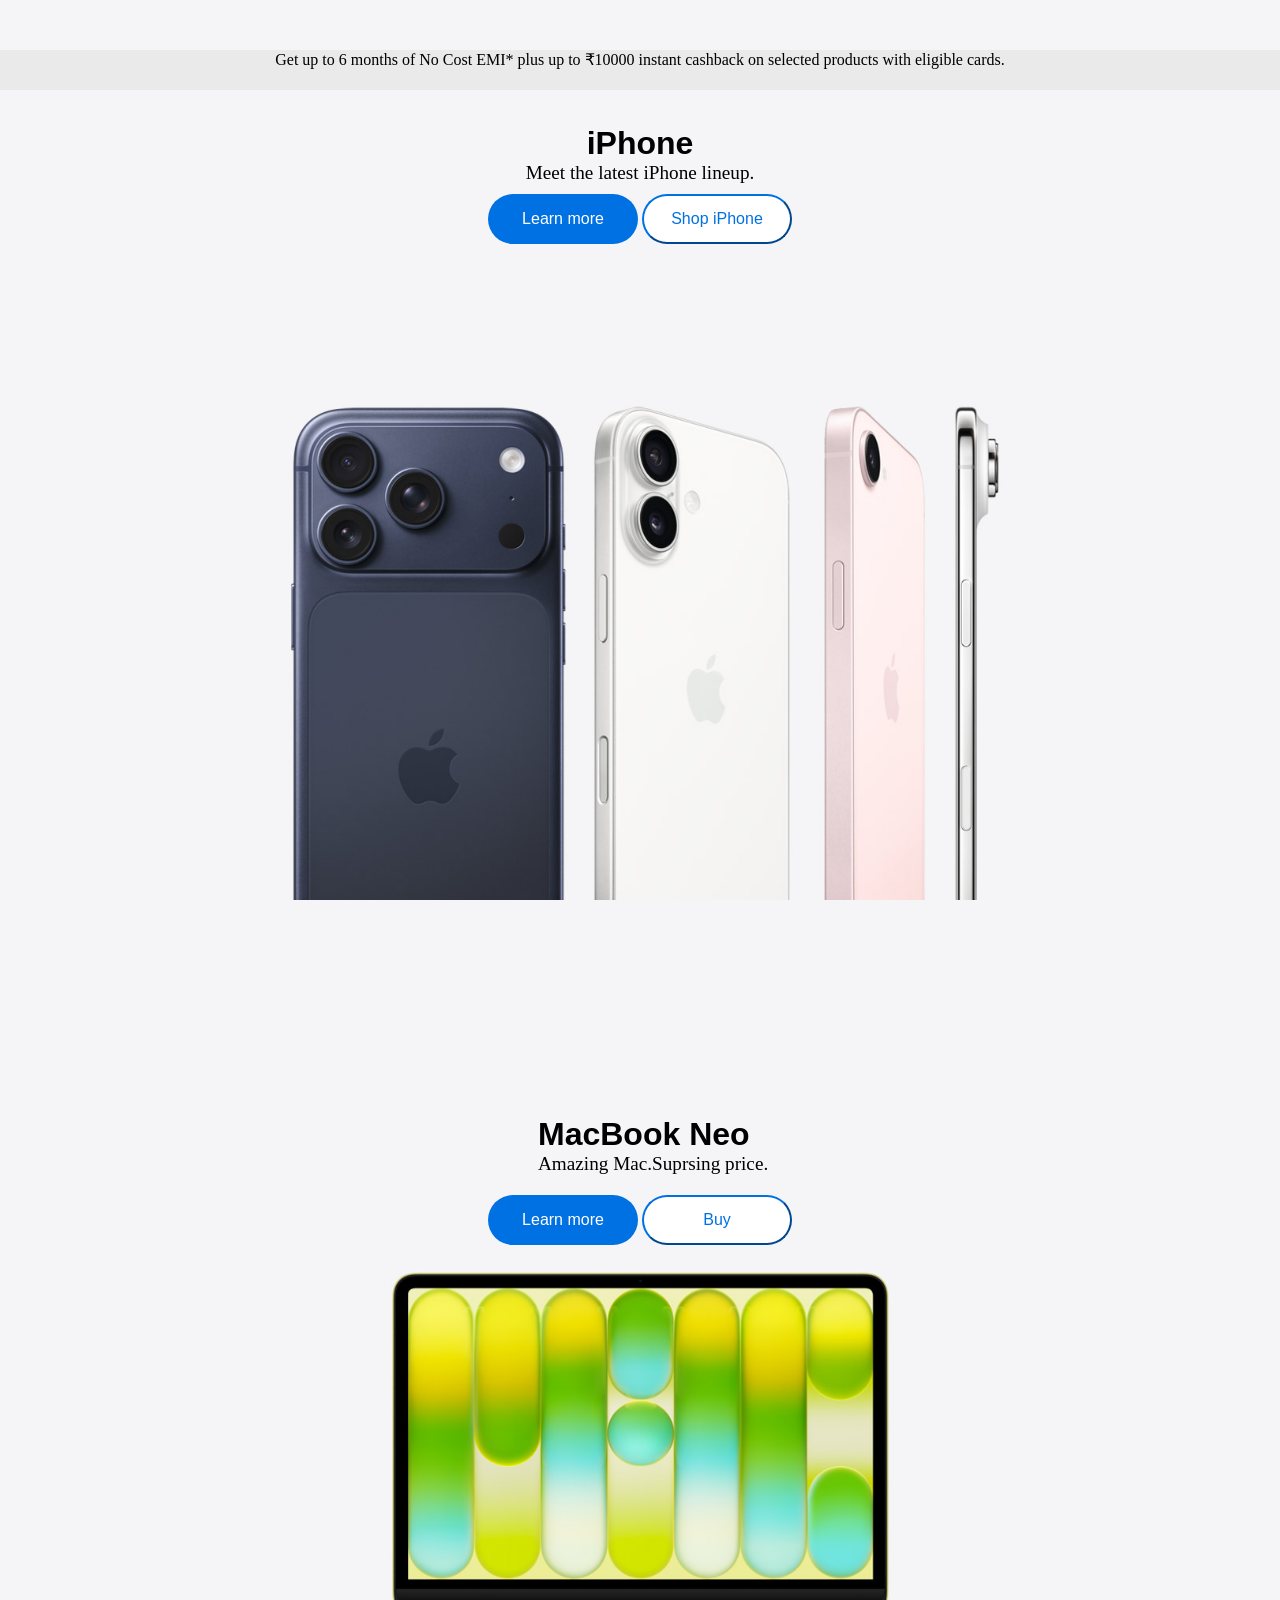
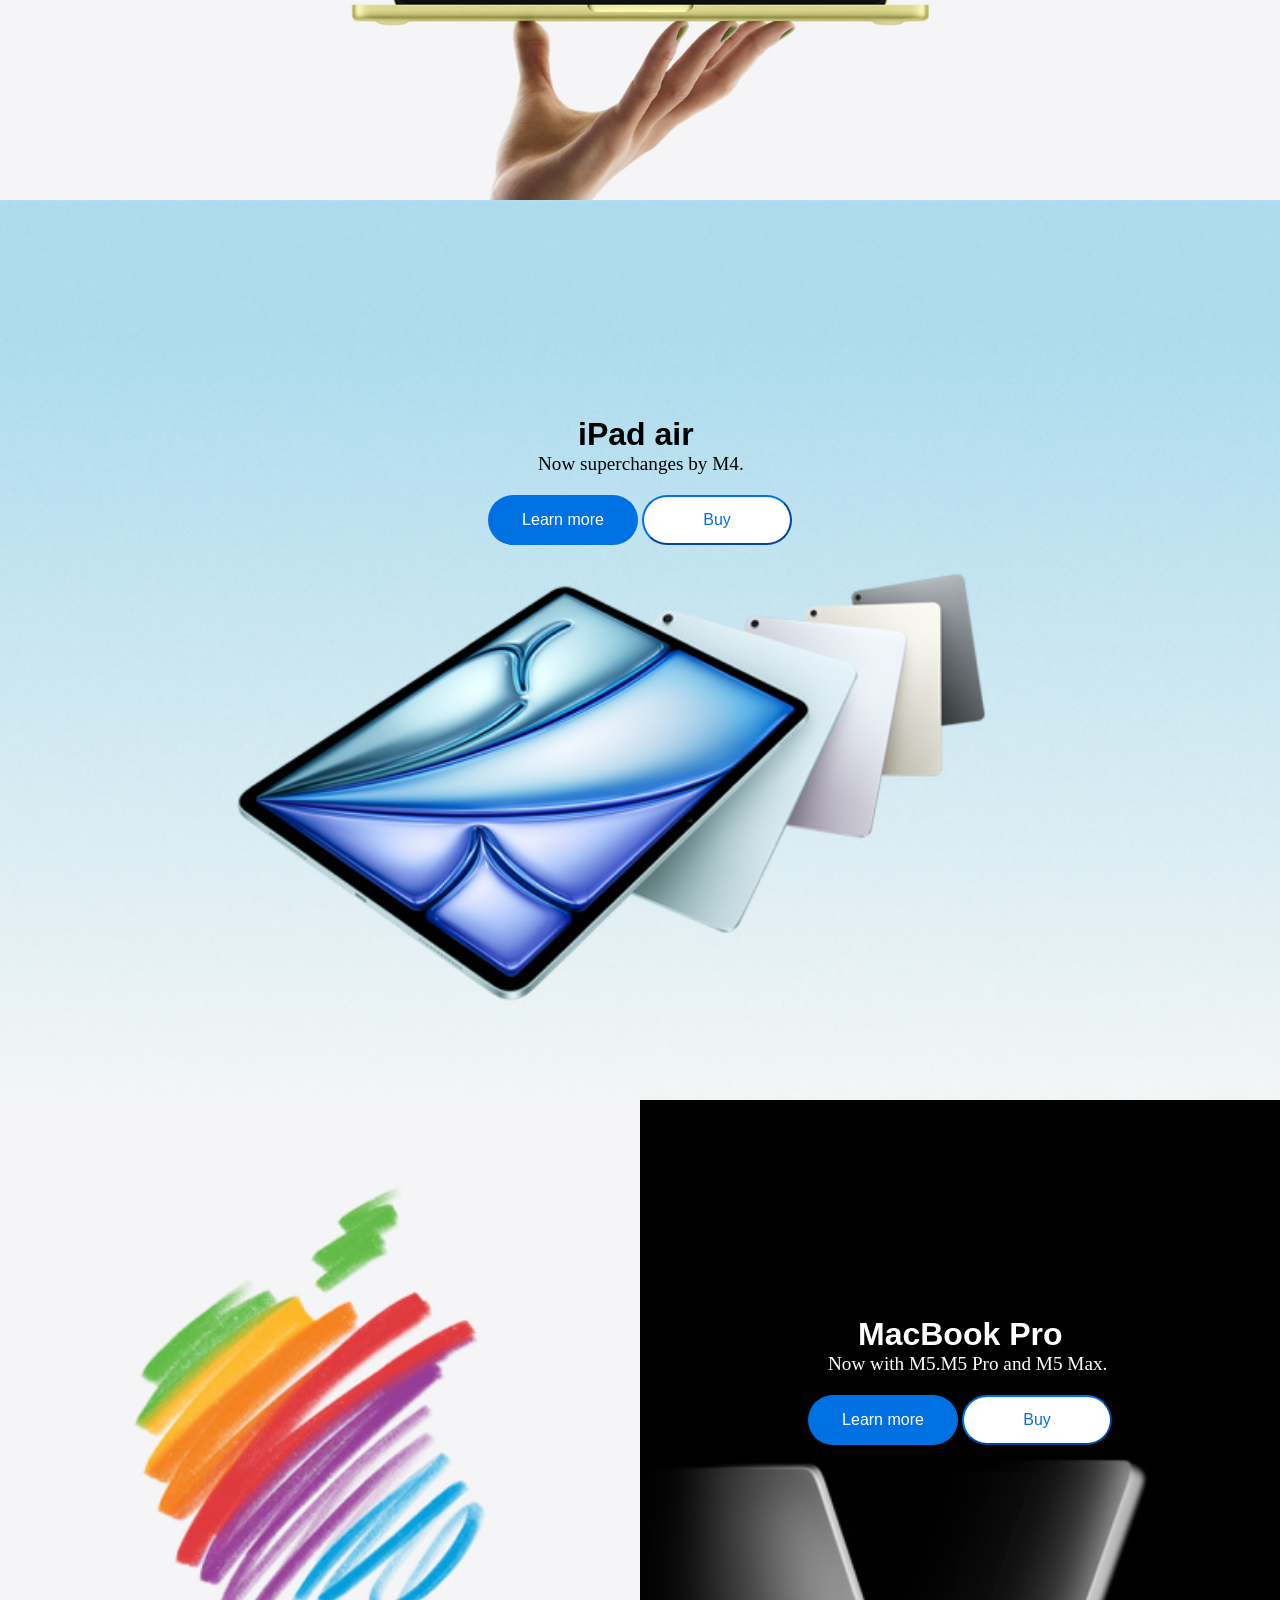
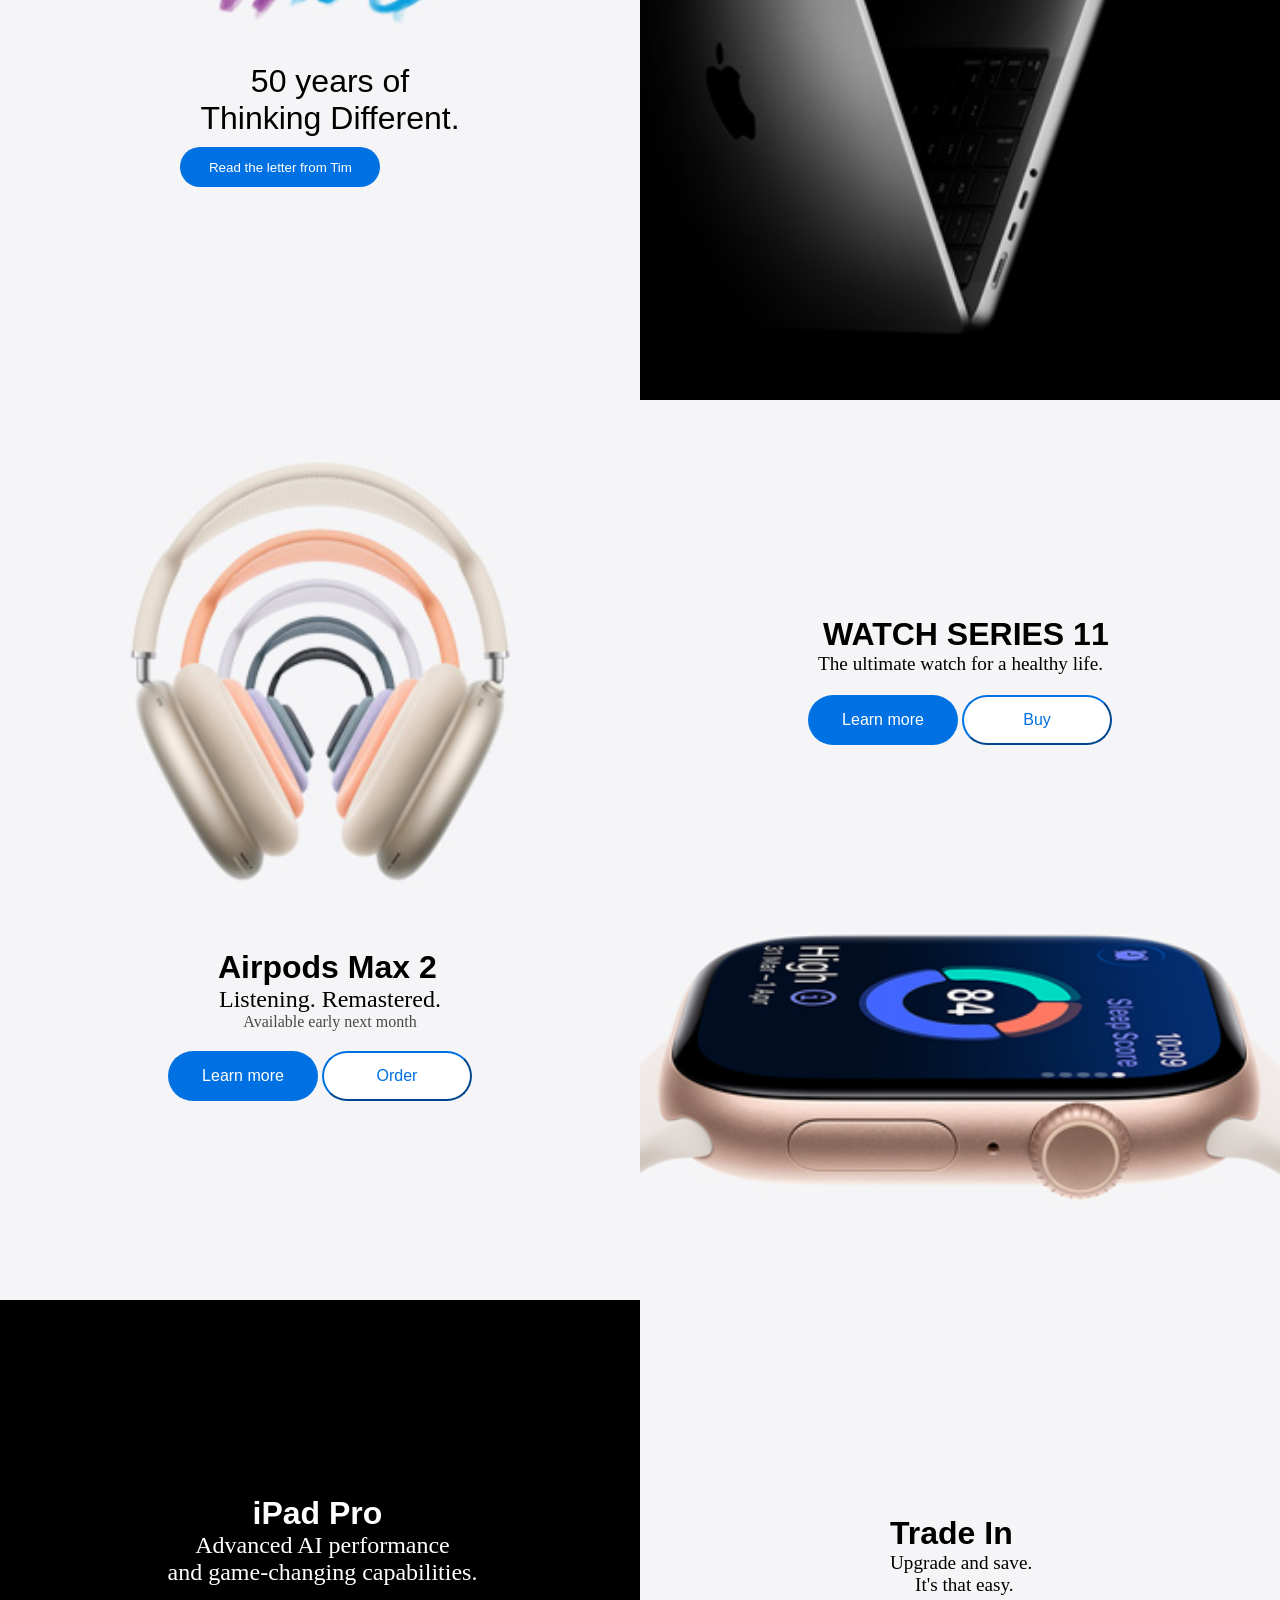
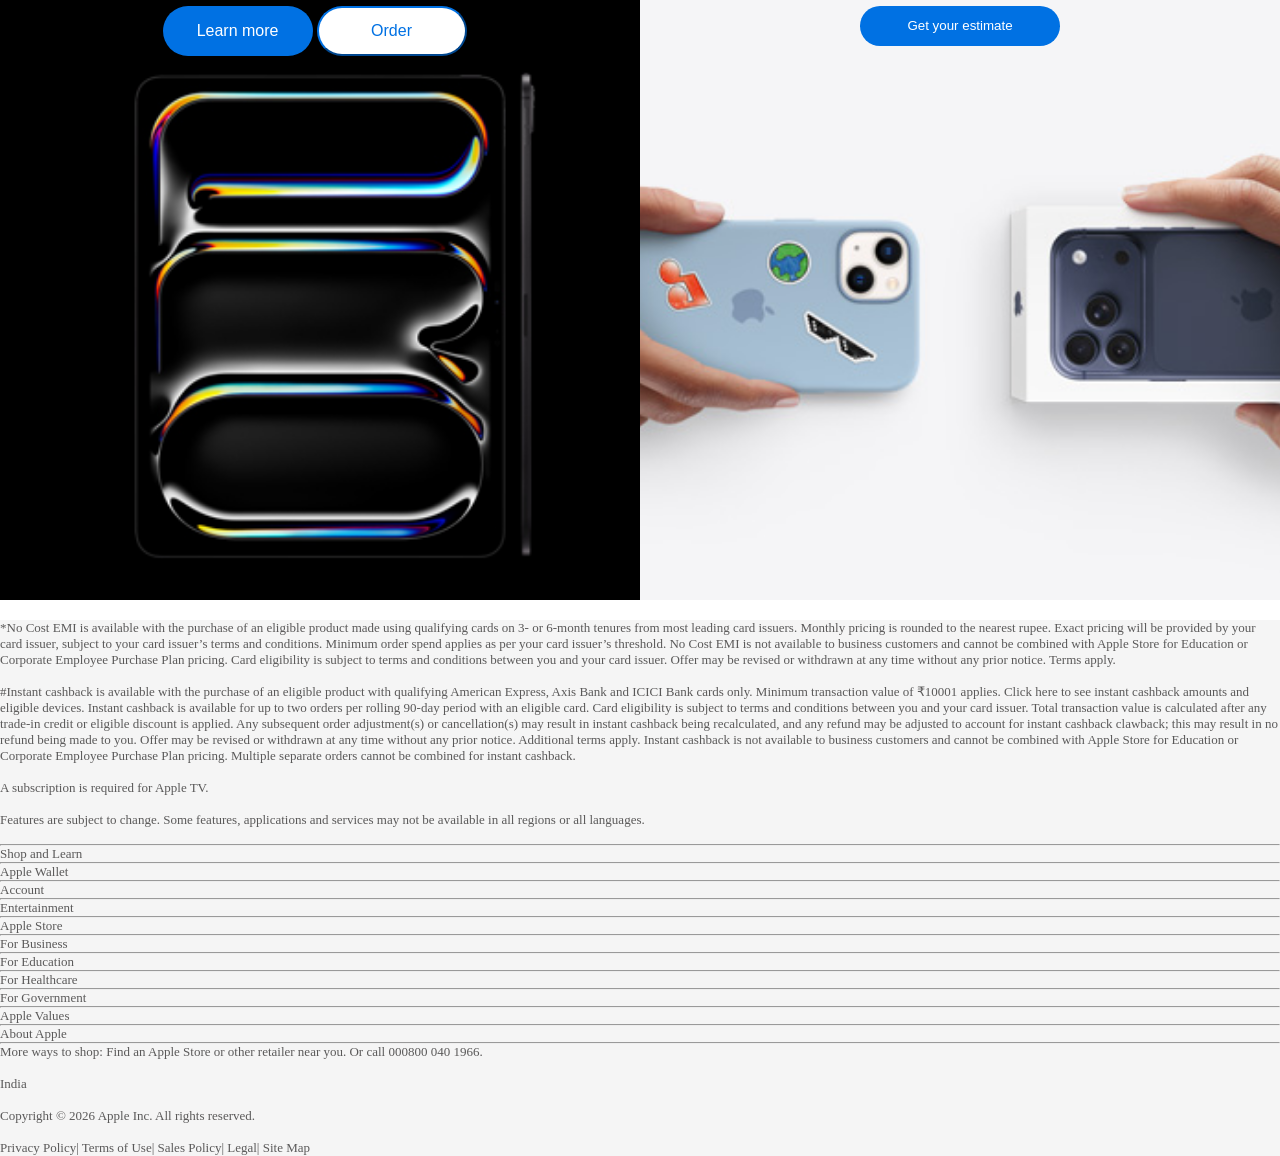
<file: index.html>
<!DOCTYPE html>
<html lang="en">
<head>
    <meta charset="UTF-8">
    <meta name="viewport" content="width=device-width, initial-scale=1.0">
    <title>apple</title>
    <link rel="stylesheet" href="style.css">
   <link href="https://fonts.cdnfonts.com/css/hero-new" rel="stylesheet">
   <link href="https://fonts.cdnfonts.com/css/whitelist" rel="stylesheet">
                
</head>
<body>
    
    <div class="hero">
        <div class="navbar">
            <p>Get up to 6 months of No Cost EMI* plus up to ₹10000 instant cashback on selected products with eligible cards. </p>
        </div>
            <div class="iphone">
            <b><p class="herotext">iPhone</p></b>
            <p class="mediumtext">Meet the latest iPhone lineup.</p>
            <button id="learn">Learn more</button>
            <button id="shop">Shop iPhone</button>
            </div>
    </div>

    <div class="mac">
        <div class="macbook">
            <b><p class="herotext2">MacBook Neo</p></b>
            <p class="mediumtext2">Amazing Mac.Suprsing price.</p>
            <button id="learn">Learn more</button>
            <button id="buy">Buy</button>
        </div>
    </div>

    <div class="iPad">
        <div class="ipad">
            <b><p class="herotext3">iPad air</p></b>
            <p class="mediumtext3">Now superchanges by M4.</p>
            <button id="learn">Learn more</button>
            <button id="buy">Buy</button>
        </div>
    </div>

    <div class="logo-section">
        <div class="Logo">
            <div class="logo">
                <p class="mediumtext4">50 years of</p>
                <p class="mediumtext4">Thinking Different.</p>
                <button id="read">Read the letter from Tim</button>
            </div>
        </div>

        <div class="promac">
            <div class="macpro">
                <b><p class="herotext5">MacBook Pro</p></b>
                <p class="mediumtext5">Now with M5.M5 Pro and M5 Max.</p>
                <button id="learn">Learn more</button>
                <button id="buy">Buy</button>
            </div>
        </div>
    </div>


    <div class="product-section">
        <div class="Airpod">
            <div class="airpod">
                <b><p class="herotext6">Airpods Max 2</p></b>
                <p class="mediumtext6">Listening. Remastered.</p>
                <p class="smalltext">Available early next month</p>
                <button id="learn">Learn more</button>
                <button id="buy"> Order</button>
            </div>
        </div>

        <div class="Watch">
            <div class="watch">
                <b><p class="herotext7">WATCH SERIES 11</p></b>
                <p class="mediumtext7">The ultimate watch for a healthy life.</p>
                <button id="learn">Learn more</button>
                <button id="buy">Buy</button>
            </div>
        </div>
    </div>


    <div class="last-section">
        <div class="IPadpro">
            <div class="ipadpro">
                <b><p class="herotext8">iPad Pro</p></b>
                <p class="mediumtext8">Advanced AI performance</p>
                <p class="mediumtext8">and game-changing capabilities.</p>
                <button id="learn">Learn more</button>
                <button id="buy"> Order</button>
            </div>
        </div>

        <div class="Trade">
            <div class="trade">
                <b><p class="herotext9">Trade In</p></b>
                <p class="mediumtext9">Upgrade and save.</p>
                <p class="mediumtext-9">It's that easy.</p>
                <button id="read">Get your estimate</button>
            </div>
        </div>
    </div>

    <div class="end-section">
        <p>*No Cost EMI is available with the purchase of an eligible product made using qualifying cards on 3- or 6-month tenures from most leading card issuers. Monthly pricing is rounded to the nearest rupee. Exact pricing will be provided by your card issuer, subject to your card issuer’s terms and conditions. Minimum order spend applies as per your card issuer’s threshold. No Cost EMI is not available to business customers and cannot be combined with Apple Store for Education or Corporate Employee Purchase Plan pricing. Card eligibility is subject to terms and conditions between you and your card issuer. Offer may be revised or withdrawn at any time without any prior notice. Terms apply.</p>
        <br>
        <P>#Instant cashback is available with the purchase of an eligible product with qualifying American Express, Axis Bank and ICICI Bank cards only. Minimum transaction value of ₹10001 applies. Click here to see instant cashback amounts and eligible devices. Instant cashback is available for up to two orders per rolling 90-day period with an eligible card. Card eligibility is subject to terms and conditions between you and your card issuer. Total transaction value is calculated after any trade-in credit or eligible discount is applied. Any subsequent order adjustment(s) or cancellation(s) may result in instant cashback being recalculated, and any refund may be adjusted to account for instant cashback clawback; this may result in no refund being made to you. Offer may be revised or withdrawn at any time without any prior notice. Additional terms apply. Instant cashback is not available to business customers and cannot be combined with Apple Store for Education or Corporate Employee Purchase Plan pricing. Multiple separate orders cannot be combined for instant cashback.</P>
        <br>
        <p>A subscription is required for Apple TV.
        </p>
        <br>
        <p>Features are subject to change. Some features, applications and services may not be available in all regions or all languages.</p>
        <br>
        <hr>
        <p>Shop and Learn</p>
        <hr>
        <p>Apple Wallet</p>
        <hr>
        <p>Account</p>
        <hr>
        <p>Entertainment</p>
        <hr>
        <p>Apple Store</p>
        <hr>
        <p>For Business</p>
        <hr>
        <p>For Education</p>
        <hr>
        <p>For Healthcare</p>
        <hr>
        <p>For Government</p>
        <hr>
        <p>Apple Values</p>
        <hr>
        <p>About Apple</p>
        <hr>
        <p>More ways to shop: Find an Apple Store or other retailer near you. Or call 000800 040 1966.</p>
        <br>
        <p>India</p>
        <br>
        <p>Copyright © 2026 Apple Inc. All rights reserved.</p>
        <br>
        <p>Privacy Policy| Terms of Use| Sales Policy|   Legal| Site Map</p>
    </div>
  </body>
</html>
</file>
<file: style.css>
body{
    overflow-x: hidden;
}


*{
    margin: 0;
    padding: 0;
}

.hero{
    height: 100vh;
    background-image: url(iphone.jpg);
    background-size: cover;
    background-position: center;
    display: flex;
    justify-content: center;
    align-items: center;
}

.navbar{
    height: 40px;
    width: 100vw;
    background-color: rgb(234, 234, 234);
    text-align: center;
    position: absolute;
    top: 50px;
}

.iphone{
    height: 40px;
    width: 100vw;
    text-align: center;
    position: absolute;
    top: 75px;
}

.herotext{
    font-family:'Hero New', sans-serif;
    font-weight: 500px;
    font-size: xx-large;
    margin-top: 50px;
}

.mediumtext{
    font-size: larger;
}

#learn{
    height: 50px;
    width: 150px;
    border-radius: 30px;
    border: none;
    background-color: #0071e3;
    color:white;
    font-size: medium;
    margin-top: 10px;
}

#shop{
    height: 50px;
    width: 150px;
    border-radius: 30px;
    background-color: white;
    border-color: #0071e3;
    color:#0071e3;
    font-size: medium;
    margin-top: 10px;
}

.mac{
    height: 100vh;
    background-image: url(macbook.jpg);
    background-size: cover;
    background-position: center;
    display: flex;
    justify-content: center;
    align-items: center;
}

.macbook{
    position: relative;
    top: -170px;
}


.herotext2{
    font-family:'Hero New', sans-serif;
    font-weight: 500px;
    font-size: xx-large;
    margin-top: 0px;
    margin-left: 50px;
}

.mediumtext2{
    font-size: larger;
    margin-left:50px;
}

#buy{
    height: 50px;
    width: 150px;
    border-radius: 30px;
    background-color: white;
    border-color: #0071e3;
    color:#0071e3;
    font-size: medium;
    margin-top: 20px;
}

.iPad{
    height: 100vh;
    background-image: url(ipad.jpg);
    background-size: cover;
    background-position: center;
    display: flex;
    justify-content: center;
    align-items: center;
}

.ipad{
    position: relative;
    top: -170px;
}

.herotext3{
    font-family:'Hero New', sans-serif;
    font-weight: 500px;
    font-size: xx-large;
    margin-top: 0px;
    margin-left:90px;
}

.mediumtext3{
    font-size: larger;
    margin-left: 50px;
}

.Logo{
    height: 100vh;
    width: 50vw;
    background-image: url(logo.jpg);
    background-size: cover;
    background-position: center;
    display: flex;
    justify-content: center;
    align-items: center;
}

.logo{
    position: relative;
    top: 175px;
}

.mediumtext4{
    font-family: 'Whitelist', sans-serif;
    font-size: xx-large;
    margin-left: 20px;
    text-align: center;
}

#read{
    height: 40px;
    width: 200px;
    border-radius: 30px;
    border: none;
    background-color: #0071e3;
    color:white;
    font-size: normal;
    margin-top: 10px;
}

.promac{
    height: 100vh;
    width: 50vw;
    background-image: url(Macbook.jpg);
    background-size: cover;
    background-position: center;
    display: flex;
    justify-content: center;
    align-items: center;
}

.macpro{
    position: relative;
    top: -170px;
    right: auto;
}

.herotext5{
    font-family:'Hero New', sans-serif;
    font-weight: 500px;
    font-size: xx-large;
    margin-top: 0px;
    margin-left:50px;
    color: white;
}

.mediumtext5{
    font-size: larger;
    margin-left: 20px;
    color: white;
}


.logo-section {
    display: flex;
    width: 100vw;
    height: 100vh;
}


.product-section {
    display: flex;
    width: 100vw;
    height: 100vh;
}

.Airpod{
    height: 100vh;
    width: 50vw;
    background-image: url(airpod.jpg);
    background-size: cover;
    background-position: center;
    display: flex;
    justify-content: center;
    align-items: center;
}

.airpod{
    position: relative;
    top: 175px;
}


.herotext6{
    font-family:'Hero New', sans-serif;
    font-weight: 500px;
    font-size: xx-large;
    margin-top: 0px;
    margin-left:50px;
    color: black;
}


.mediumtext6{
    font-size: x-large;
    margin-left: 20px;
    text-align: center;
}

.smalltext{
    font-size: normal;
    opacity: 70%;
    margin-left: 20px;
    text-align: center;
}

.Watch{
    height: 100vh;
    width: 50vw;
    background-image: url(watch.jpg);
    background-size: cover;
    background-position: center;
    display: flex;
    justify-content: center;
    align-items: center;
}

.watch{
    position: relative;
    top: -170px;
    right: auto;
}

.herotext7{
    font-family:'Hero New', sans-serif;
    font-weight: 500px;
    font-size: xx-large;
    margin-top: 0px;
    margin-left:15px;
    color: black;
}

.mediumtext7{
    font-size: larger;
    margin-left: 10px;
    color: black;
}

.last-section {
    display: flex;
    width: 100vw;
    height: 100vh;
}

.IPadpro{
    height: 100vh;
    width: 50vw;
    background-image: url(IPadpro.jpg);
    background-size: cover;
    background-position: center;
    display: flex;
    justify-content: center;
    align-items: center;
}

.ipadpro{
    position: relative;
    top: -175px;
}


.herotext8{
    font-family:'Hero New', sans-serif;
    font-weight: 500px;
    font-size: xx-large;
    margin-top: 0px;
    margin-left:90px;
    color: white;
}


.mediumtext8{
    font-size: x-large;
    margin-left: 5px;
    text-align: center;
    color: white;
}


.Trade{
    height: 100vh;
    width: 50vw;
    background-image: url(trade.jpg);
    background-size: cover;
    background-position: center;
    display: flex;
    justify-content: center;
    align-items: center;
}

.trade{
    position: relative;
    top: -170px;
    right: auto;
}

.herotext9{
    font-family:'Hero New', sans-serif;
    font-weight: 500px;
    font-size: xx-large;
    margin-top: 0px;
    margin-left:30px;
    color: black;
}

.mediumtext9{
    font-size: larger;
    margin-left: 30px;
    color: black;
}

.mediumtext-9{
    font-size: larger;
    margin-left: 55px;
    color: black;
}

.end-section{
    display: block;
    margin-top: 20px;
    background-color: #f5f5f5;
    font-size: small;
    color: rgb(90, 89, 89);
}
</file>
